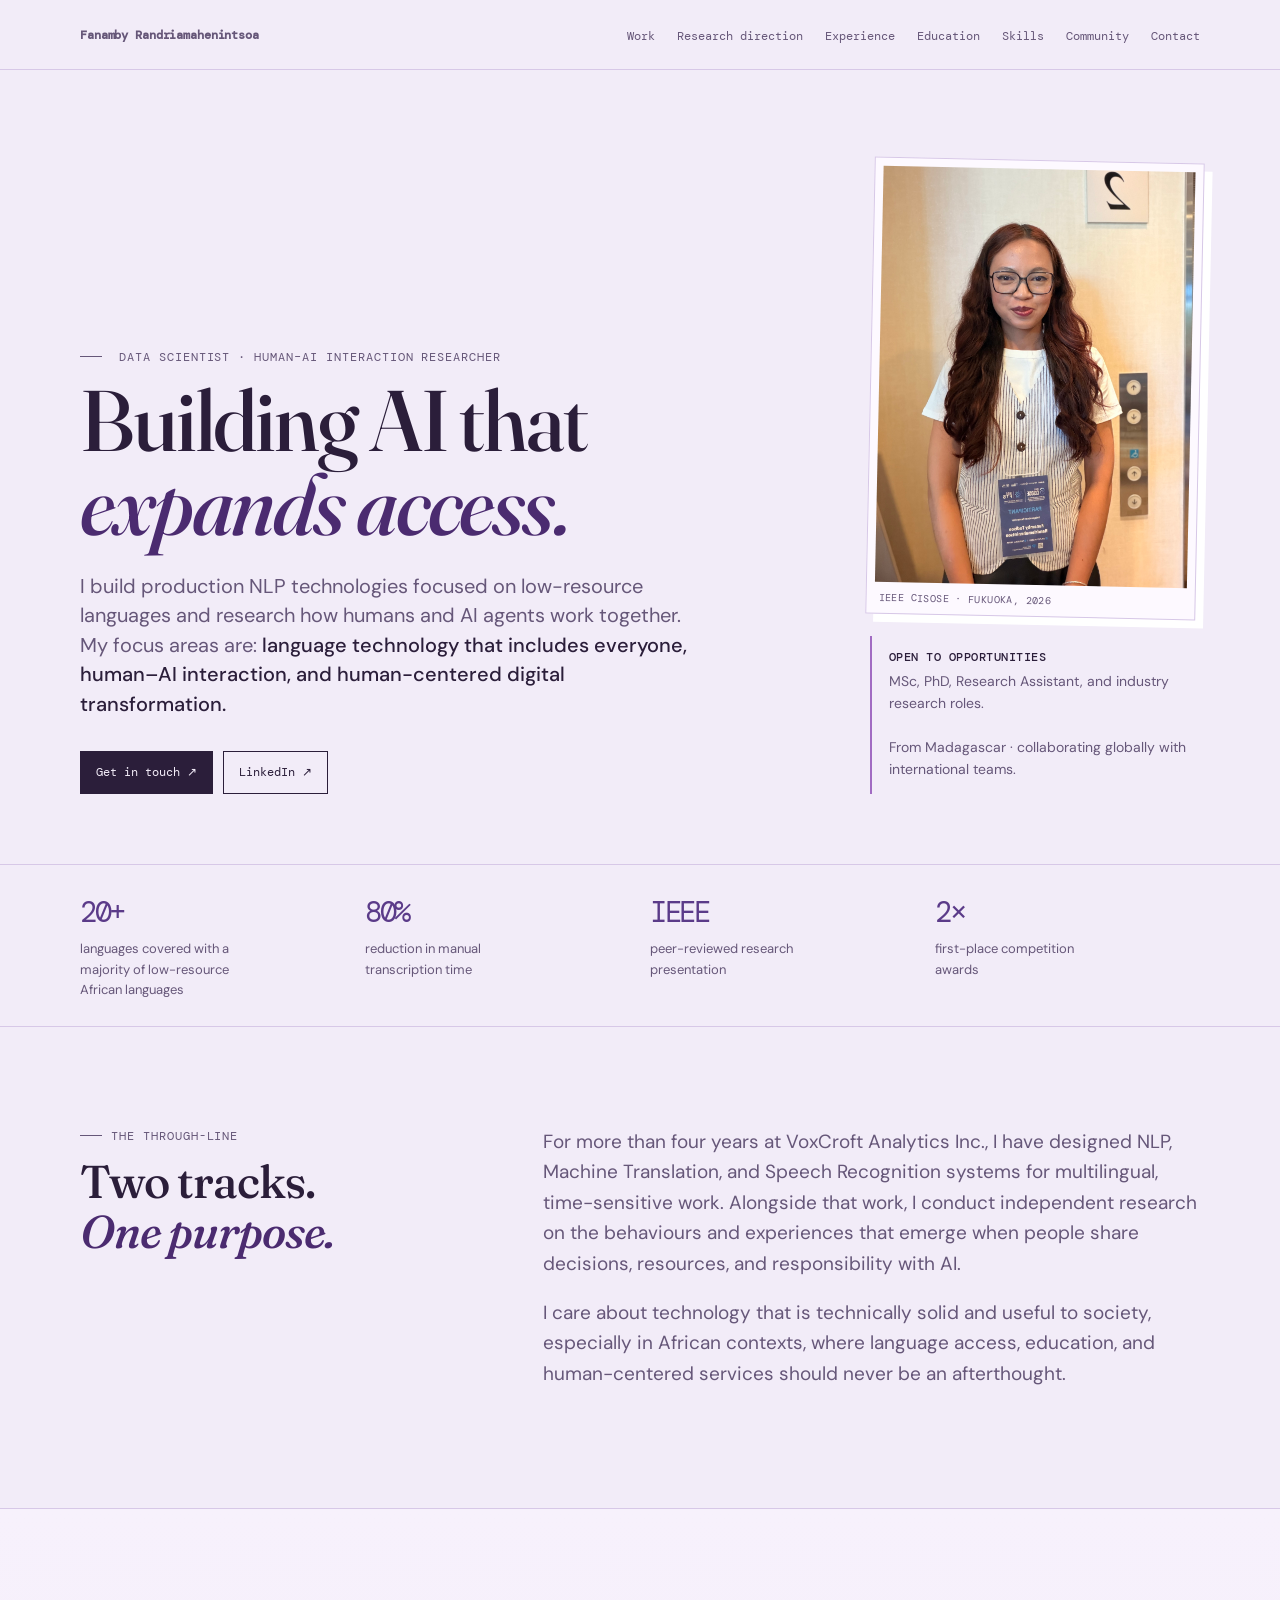
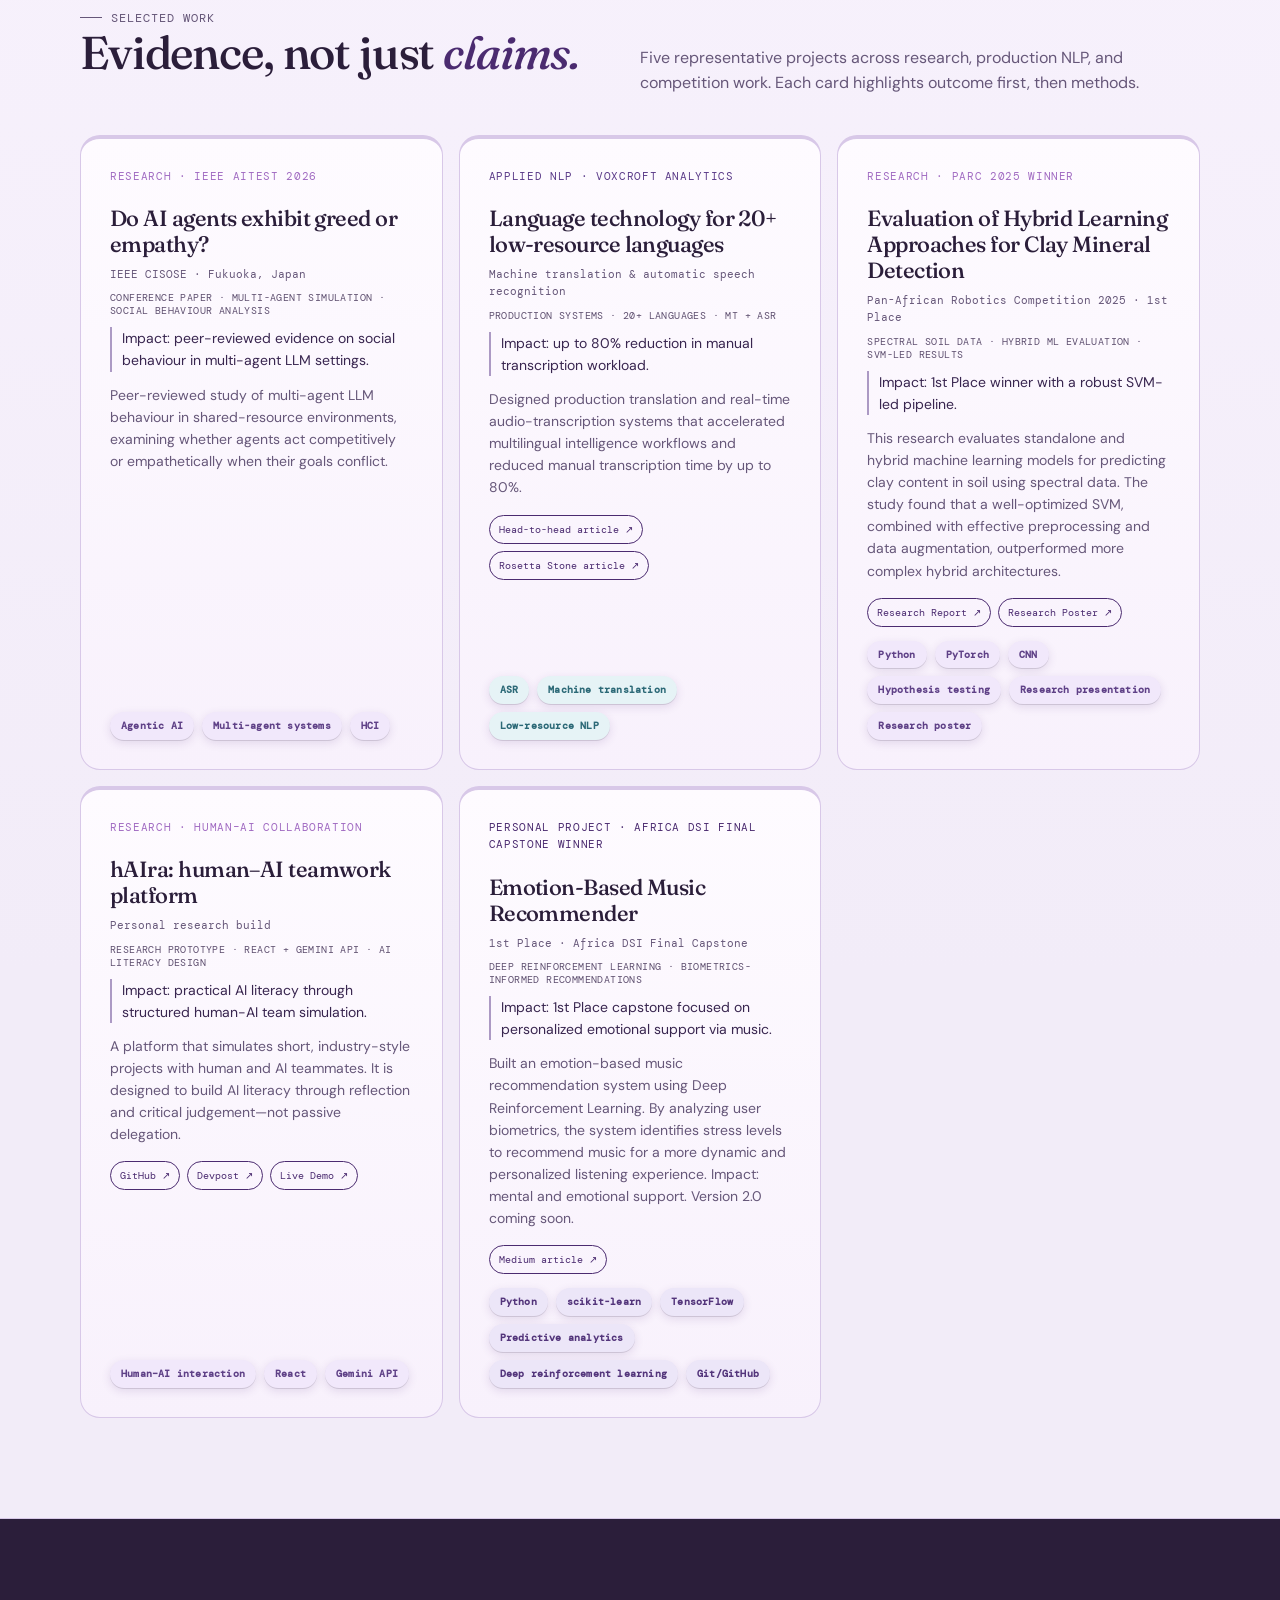
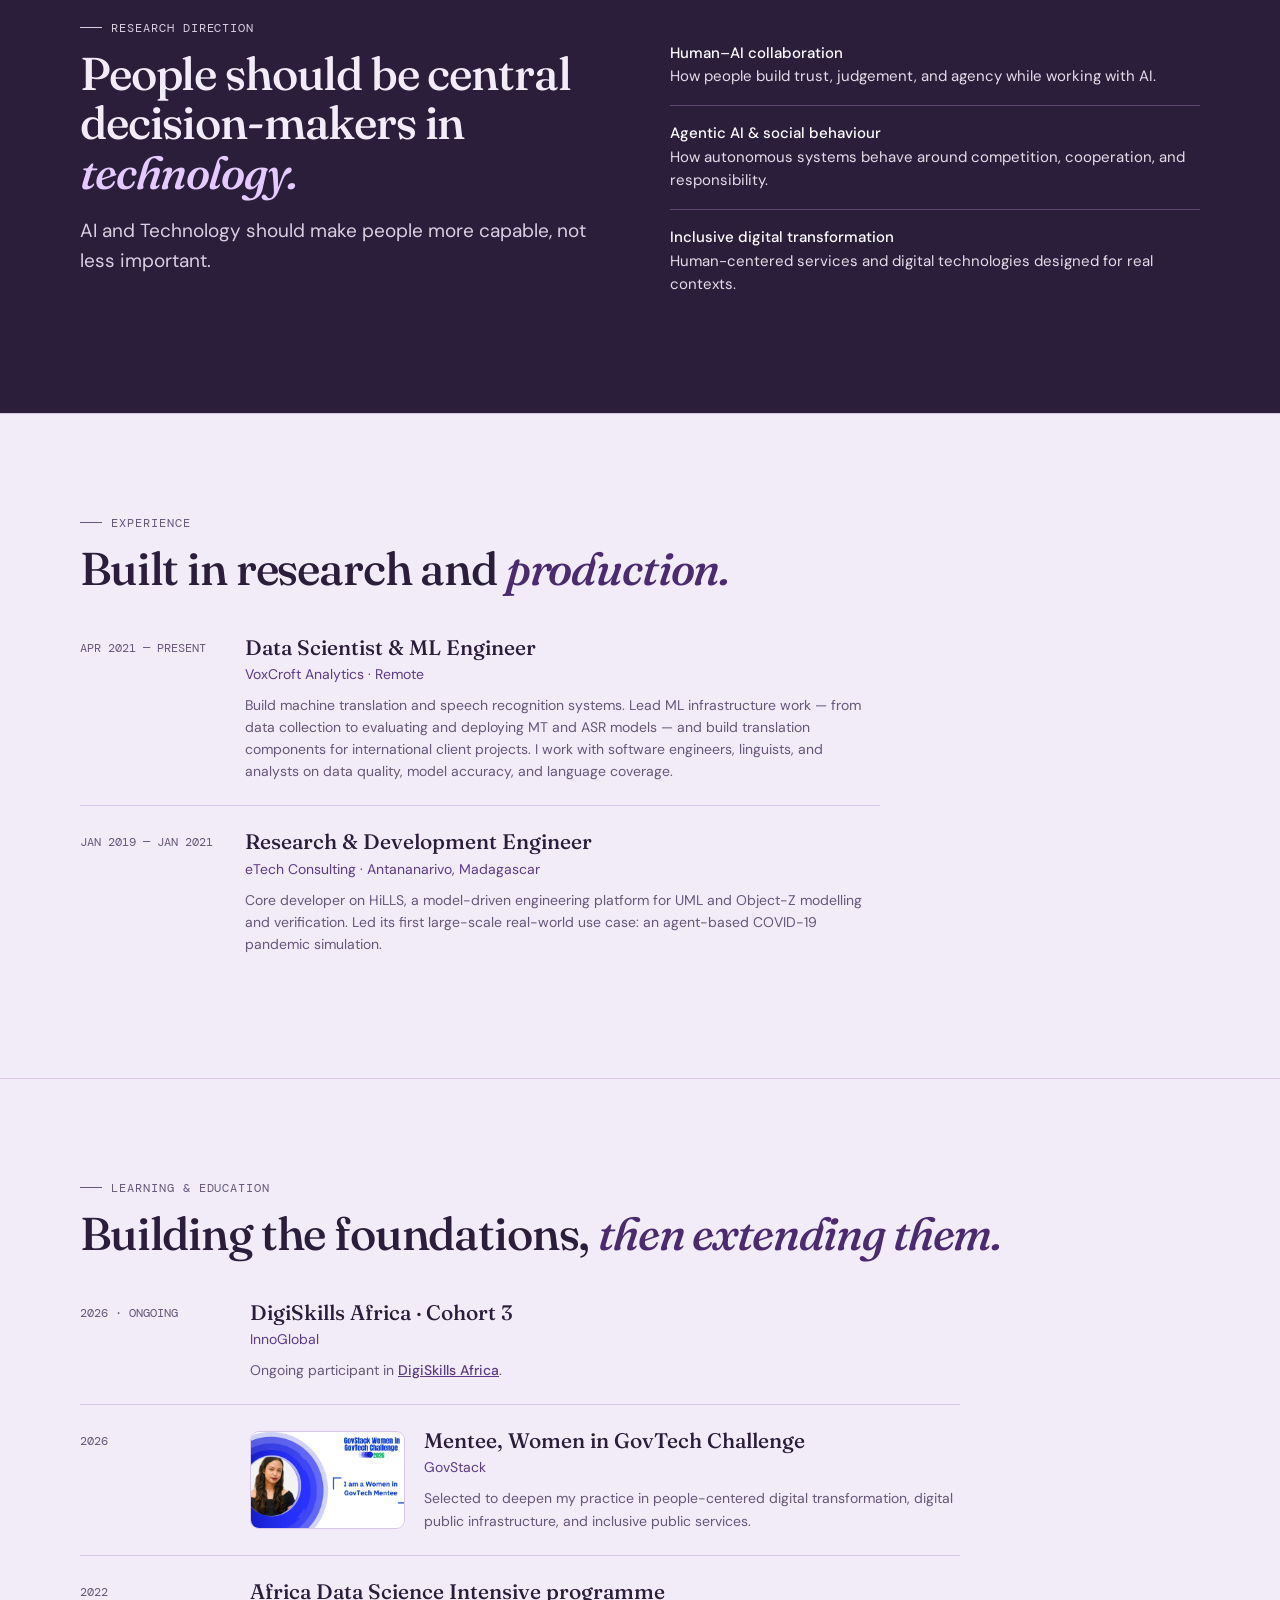
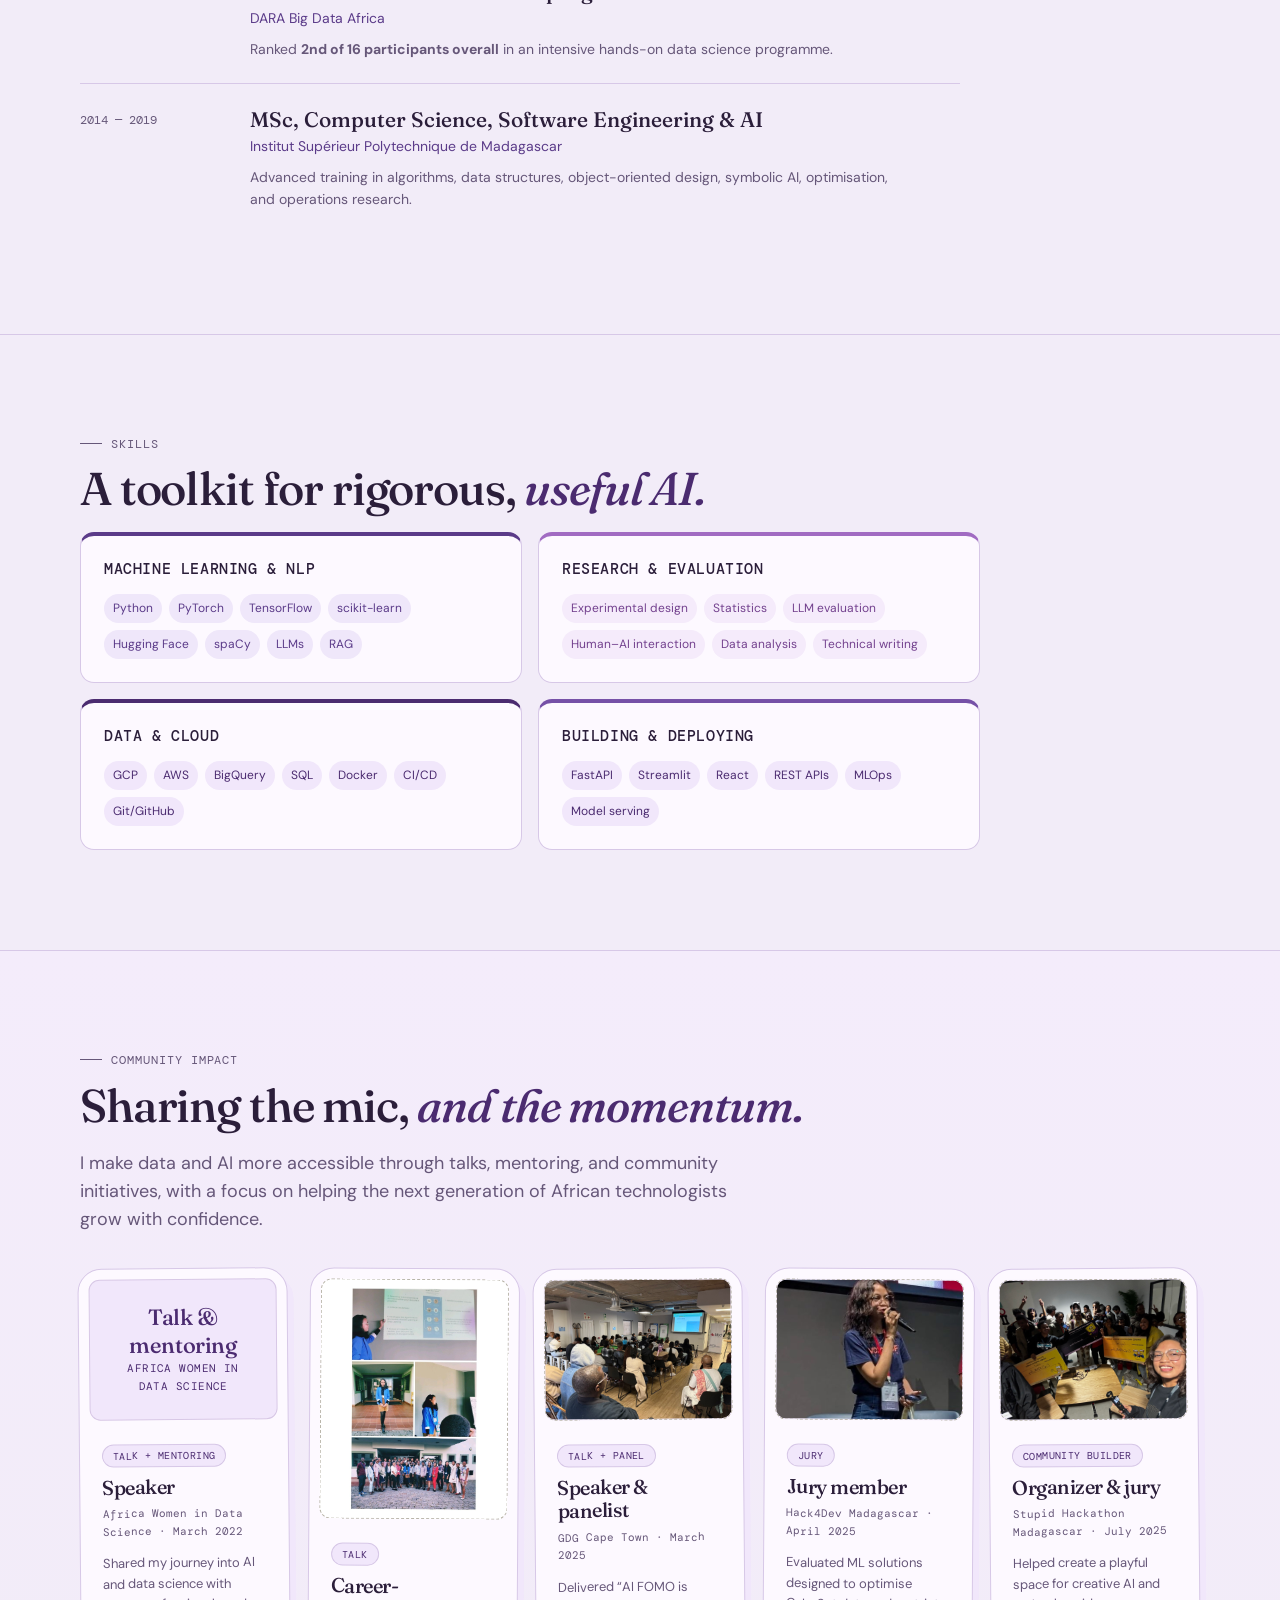
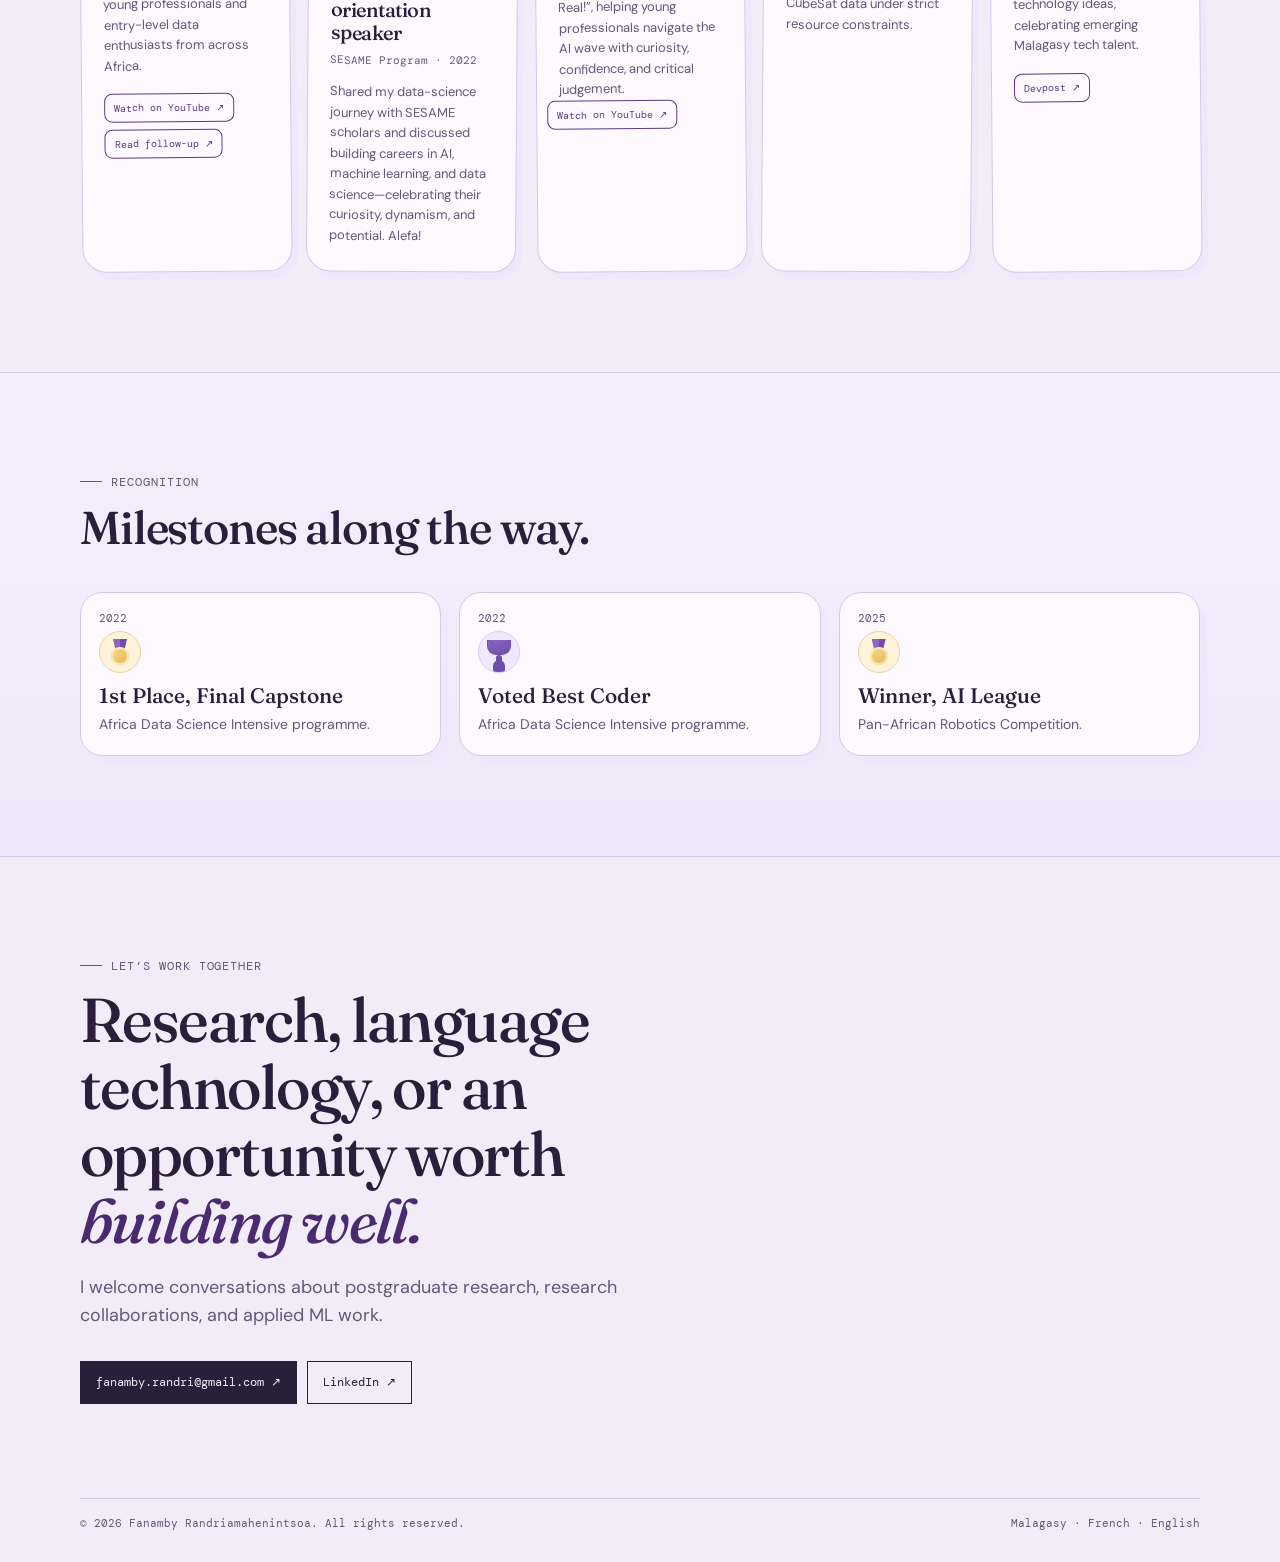
<file: index.html>
<!doctype html>
<html lang="en">
  <head>
    <meta charset="utf-8" />
    <meta name="viewport" content="width=device-width, initial-scale=1" />
    <meta
      name="description"
      content="Fanamby Randriamahenintsoa is a data scientist and human–AI interaction researcher building inclusive language technology."
    />
    <title>
      Fanamby Randriamahenintsoa — Data Scientist &amp; HCI Independent Researcher
    </title>
    <link rel="preconnect" href="https://fonts.googleapis.com" />
    <link rel="preconnect" href="https://fonts.gstatic.com" crossorigin />
    <link
      href="https://fonts.googleapis.com/css2?family=DM+Mono:wght@400;500&family=DM+Sans:opsz,wght@9..40,400;9..40,500;9..40,600&family=Fraunces:opsz,wght@9..144,500;9..144,600&display=swap"
      rel="stylesheet"
    />
    <link rel="stylesheet" href="assets/css/styles.css" />
  </head>
  <body>
    <header>
      <nav class="wrap nav">
        <a class="brand" href="#top">Fanamby Randriamahenintsoa</a>
        <ul>
          <li><a href="#work">Work</a></li>
          <li><a href="#research">Research direction</a></li>
          <li><a href="#experience">Experience</a></li>
          <li><a href="#education">Education</a></li>
          <li><a href="#skills">Skills</a></li>
          <li><a href="#community">Community</a></li>
          <li><a href="#contact">Contact</a></li>
        </ul>
      </nav>
    </header>
    <main id="top">
      <div class="wrap hero">
        <div class="hero-grid">
          <div>
            <p class="eyebrow">
              Data scientist · Human–AI interaction researcher
            </p>
            <h1>Building AI that <em>expands access.</em></h1>
            <p class="hero-copy">
              I build production NLP technologies focused on low-resource
              languages and research how humans and AI agents work together. My
              focus areas are:
              <strong
                >language technology that includes everyone, human–AI
                interaction, and human-centered digital transformation.</strong
              >
            </p>
            <div class="actions">
              <a class="button primary" href="mailto:fanamby.randri@gmail.com"
                >Get in touch ↗</a
              ><a
                class="button secondary"
                href="https://linkedin.com/in/fanamby-randri"
                target="_blank"
                rel="noopener"
                >LinkedIn ↗</a
              >
            </div>
          </div>
          <div class="hero-side">
            <figure class="portrait">
              <img
                src="assets/images/fanamby-hero.jpeg"
                alt="Fanamby Randriamahenintsoa at IEEE CISOSE 2026"
              />
              <figcaption>IEEE CISOSE · Fukuoka, 2026</figcaption>
            </figure>
            <aside class="availability">
              <b>Open to opportunities</b>MSc, PhD, Research Assistant, and
              industry research roles.<br /><br />From Madagascar ·
              collaborating globally with international teams.
            </aside>
          </div>
        </div>
      </div>
      <div class="proof">
        <div class="wrap proof-grid">
          <div>
            <div class="stat-num">20+</div>
            <div class="stat-label">languages covered with a majority of low-resource African languages</div>
          </div>
          <div>
            <div class="stat-num">80%</div>
            <div class="stat-label">reduction in manual transcription time</div>
          </div>
          <div>
            <div class="stat-num">IEEE</div>
            <div class="stat-label">peer-reviewed research presentation</div>
          </div>
          <div>
            <div class="stat-num">2×</div>
            <div class="stat-label">first-place competition awards</div>
          </div>
        </div>
      </div>
      <section>
        <div class="wrap intro">
          <div>
            <p class="eyebrow">The through-line</p>
            <h2>Two tracks.<br /><em>One purpose.</em></h2>
          </div>
          <div>
            <p class="lede">
              For more than four years at VoxCroft Analytics Inc., I have
              designed NLP, Machine Translation, and Speech Recognition systems
              for multilingual, time-sensitive work. Alongside that work, I
              conduct independent research on the behaviours and experiences
              that emerge when people share decisions, resources, and
              responsibility with AI.
            </p>
            <p class="lede">
              I care about technology that is technically solid and useful to
              society, especially in African contexts, where language access,
              education, and human-centered services should never be an
              afterthought.
            </p>
          </div>
        </div>
      </section>
      <section id="work">
        <div class="wrap">
          <div class="section-top">
            <div>
              <p class="eyebrow">Selected work</p>
              <h2>Evidence, not just <em>claims.</em></h2>
            </div>
            <p>
              Five representative projects across research, production NLP, and
              competition work. Each card highlights outcome first, then
              methods.
            </p>
          </div>
          <div class="projects">
            <article class="project research">
              <div class="kicker">Research · IEEE AITest 2026</div>
              <h3>Do AI agents exhibit greed or empathy?</h3>
              <div class="project-meta">IEEE CISOSE · Fukuoka, Japan</div>
              <p class="project-glance">
                Conference paper · Multi-agent simulation · Social behaviour
                analysis
              </p>
              <p class="project-impact">
                Impact: peer-reviewed evidence on social behaviour in
                multi-agent LLM settings.
              </p>
              <p>
                Peer-reviewed study of multi-agent LLM behaviour in
                shared-resource environments, examining whether agents act
                competitively or empathetically when their goals conflict.
              </p>
              <div class="tags">
                <span class="tag">Agentic AI</span
                ><span class="tag">Multi-agent systems</span
                ><span class="tag">HCI</span>
              </div>
            </article>
            <article class="project applied">
              <div class="kicker">Applied NLP · VoxCroft Analytics</div>
              <h3>Language technology for 20+ low-resource languages</h3>
              <div class="project-meta">
                Machine translation &amp; automatic speech recognition
              </div>
              <p class="project-glance">
                Production systems · 20+ languages · MT + ASR
              </p>
              <p class="project-impact">
                Impact: up to 80% reduction in manual transcription workload.
              </p>
              <p>
                Designed production translation and real-time
                audio-transcription systems that accelerated multilingual
                intelligence workflows and reduced manual transcription time by
                up to 80%.
              </p>
              <div class="project-actions">
                <a
                  class="project-link"
                  href="https://www.voxcroft.ai/insights/going-head-to-head-with-the-best-for-machine-translation-of-african-languages/"
                  target="_blank"
                  rel="noopener"
                  >Head-to-head article ↗</a
                >
                <a
                  class="project-link"
                  href="https://www.voxcroft.ai/insights/recreating-the-rosetta-stone-for-machine-translation-of-low-resource-languages/"
                  target="_blank"
                  rel="noopener"
                  >Rosetta Stone article ↗</a
                >
              </div>
              <div class="tags">
                <span class="tag">ASR</span
                ><span class="tag">Machine translation</span
                ><span class="tag">Low-resource NLP</span>
              </div>
            </article>
            <article class="project research">
              <div class="kicker">Research · PARC 2025 winner</div>
              <h3>
                Evaluation of Hybrid Learning Approaches for Clay Mineral
                Detection
              </h3>
              <div class="project-meta">
                Pan-African Robotics Competition 2025 · 1st Place
              </div>
              <p class="project-glance">
                Spectral soil data · Hybrid ML evaluation · SVM-led results
              </p>
              <p class="project-impact">
                Impact: 1st Place winner with a robust SVM-led pipeline.
              </p>
              <p>
                This research evaluates standalone and hybrid machine learning
                models for predicting clay content in soil using spectral data.
                The study found that a well-optimized SVM, combined with
                effective preprocessing and data augmentation, outperformed more
                complex hybrid architectures.
              </p>
              <div class="project-actions">
                <a
                  class="project-link"
                  href="https://drive.google.com/file/d/1XkCEl0pN1hTJQKkqU6wfqDDra-2KCu5r/view"
                  target="_blank"
                  rel="noopener"
                  >Research Report ↗</a
                >
                <a
                  class="project-link"
                  href="https://drive.google.com/file/d/1h6MZu5voGqAWzO4TgIVOhSGS2f0SlzaA/view"
                  target="_blank"
                  rel="noopener"
                  >Research Poster ↗</a
                >
              </div>
              <div class="tags">
                <span class="tag">Python</span><span class="tag">PyTorch</span
                ><span class="tag">CNN</span
                ><span class="tag">Hypothesis testing</span
                ><span class="tag">Research presentation</span
                ><span class="tag">Research poster</span>
              </div>
            </article>
            <article class="project research">
              <div class="kicker">Research · Human–AI collaboration</div>
              <h3>hAIra: human–AI teamwork platform</h3>
              <div class="project-meta">Personal research build</div>
              <p class="project-glance">
                Research prototype · React + Gemini API · AI literacy design
              </p>
              <p class="project-impact">
                Impact: practical AI literacy through structured human-AI team
                simulation.
              </p>
              <p>
                A platform that simulates short, industry-style projects with
                human and AI teammates. It is designed to build AI literacy
                through reflection and critical judgement—not passive
                delegation.
              </p>
              <div class="project-actions">
                <a
                  class="project-link"
                  href="https://github.com/tiaL-ops/hAIra"
                  target="_blank"
                  rel="noopener"
                  >GitHub ↗</a
                >
                <a
                  class="project-link"
                  href="https://devpost.com/software/haira"
                  target="_blank"
                  rel="noopener"
                  >Devpost ↗</a
                >
                <a
                  class="project-link"
                  href="https://haira-prod.web.app/"
                  target="_blank"
                  rel="noopener"
                  >Live Demo ↗</a
                >
              </div>
              <div class="tags">
                <span class="tag">Human–AI interaction</span
                ><span class="tag">React</span
                ><span class="tag">Gemini API</span>
              </div>
            </article>
            <article class="project both">
              <div class="kicker">
                Personal project · Africa DSI Final Capstone winner
              </div>
              <h3>Emotion-Based Music Recommender</h3>
              <div class="project-meta">
                1st Place · Africa DSI Final Capstone
              </div>
              <p class="project-glance">
                Deep reinforcement learning · Biometrics-informed
                recommendations
              </p>
              <p class="project-impact">
                Impact: 1st Place capstone focused on personalized emotional
                support via music.
              </p>
              <p>
                Built an emotion-based music recommendation system using Deep
                Reinforcement Learning. By analyzing user biometrics, the system
                identifies stress levels to recommend music for a more dynamic
                and personalized listening experience. Impact: mental and
                emotional support. Version 2.0 coming soon.
              </p>
              <div class="project-actions">
                <a
                  class="project-link"
                  href="https://medium.com/analytics-vidhya/emotion-based-music-recommendation-system-using-a-deep-reinforcement-learning-approach-6d23a24d3044"
                  target="_blank"
                  rel="noopener"
                  >Medium article ↗</a
                >
              </div>
              <div class="tags">
                <span class="tag">Python</span
                ><span class="tag">scikit-learn</span
                ><span class="tag">TensorFlow</span
                ><span class="tag">Predictive analytics</span
                ><span class="tag">Deep reinforcement learning</span
                ><span class="tag">Git/GitHub</span>
              </div>
            </article>
          </div>
        </div>
      </section>
      <section class="focus" id="research">
        <div class="wrap focus-grid">
          <div>
            <p class="eyebrow">Research direction</p>
            <h2>
              People should be central decision-makers in <em>technology.</em>
            </h2>
            <p class="lede">
              AI and Technology should make people more capable, not less
              important.
            </p>
          </div>
          <ul class="focus-list">
            <li>
              <b>Human–AI collaboration</b><br />How people build trust,
              judgement, and agency while working with AI.
            </li>
            <li>
              <b>Agentic AI &amp; social behaviour</b><br />How autonomous
              systems behave around competition, cooperation, and
              responsibility.
            </li>
            <li>
              <b>Inclusive digital transformation</b><br />Human-centered
              services and digital technologies designed for real contexts.
            </li>
          </ul>
        </div>
      </section>
      <section id="experience">
        <div class="wrap">
          <p class="eyebrow">Experience</p>
          <h2>Built in research and <em>production.</em></h2>
          <div class="timeline">
            <article class="timeline-item">
              <div class="timeline-date">APR 2021 — PRESENT</div>
              <div>
                <div class="role">Data Scientist &amp; ML Engineer</div>
                <div class="org">VoxCroft Analytics · Remote</div>
                <p>
                  Build machine translation and speech recognition systems. Lead
                  ML infrastructure work — from data collection to evaluating and
                  deploying MT and ASR models — and build translation components
                  for international client projects. I work with software
                  engineers, linguists, and analysts on data quality, model
                  accuracy, and language coverage.
                </p>
              </div>
            </article>
            <article class="timeline-item">
              <div class="timeline-date">JAN 2019 — JAN 2021</div>
              <div>
                <div class="role">Research &amp; Development Engineer</div>
                <div class="org">
                  eTech Consulting · Antananarivo, Madagascar
                </div>
                <p>
                  Core developer on HiLLS, a model-driven engineering platform
                  for UML and Object-Z modelling and verification. Led its first
                  large-scale real-world use case: an agent-based COVID-19
                  pandemic simulation.
                </p>
              </div>
            </article>
          </div>
        </div>
      </section>
      <section id="education">
        <div class="wrap">
          <p class="eyebrow">Learning &amp; education</p>
          <h2>Building the foundations, <em>then extending them.</em></h2>
          <div class="learning">
            <article class="learning-item">
              <div class="learning-date">2026 · ONGOING</div>
              <div>
                <div class="learning-title">DigiSkills Africa · Cohort 3</div>
                <div class="learning-org">InnoGlobal</div>
                <p>
                  Ongoing participant in
                  <a
                    href="https://innoglobal.com/digiskills-africa/"
                    target="_blank"
                    rel="noopener"
                    >DigiSkills Africa</a
                  >.
                </p>
              </div>
            </article>
            <article class="learning-item govtech">
              <div class="learning-date">2026</div>
              <div class="learning-detail">
                <div class="learning-media">
                  <img
                    src="assets/images/govstack-wigtc.jpeg"
                    alt="GovStack Women in GovTech Challenge 2026 mentee graphic"
                    loading="lazy"
                  />
                </div>
                <div>
                  <div class="learning-title">
                    Mentee, Women in GovTech Challenge
                  </div>
                  <div class="learning-org">GovStack</div>
                  <p>
                    Selected to deepen my practice in people-centered digital
                    transformation, digital public infrastructure, and inclusive
                    public services.
                  </p>
                </div>
              </div>
            </article>
            <article class="learning-item">
              <div class="learning-date">2022</div>
              <div>
                <div class="learning-title">
                  Africa Data Science Intensive programme
                </div>
                <div class="learning-org">DARA Big Data Africa</div>
                <p>
                  Ranked <strong>2nd of 16 participants overall</strong> in an
                  intensive hands-on data science programme.
                </p>
              </div>
            </article>
            <article class="learning-item">
              <div class="learning-date">2014 — 2019</div>
              <div>
                <div class="learning-title">
                  MSc, Computer Science, Software Engineering &amp; AI
                </div>
                <div class="learning-org">
                  Institut Supérieur Polytechnique de Madagascar
                </div>
                <p>
                  Advanced training in algorithms, data structures,
                  object-oriented design, symbolic AI, optimisation, and
                  operations research.
                </p>
              </div>
            </article>
          </div>
        </div>
      </section>
      <section id="skills">
        <div class="wrap">
          <p class="eyebrow">Skills</p>
          <h2>A toolkit for rigorous, <em>useful AI.</em></h2>
          <div class="skills-grid">
            <article class="skill-group">
              <h3>Machine learning &amp; NLP</h3>
              <div class="skill-tags">
                <span>Python</span><span>PyTorch</span><span>TensorFlow</span
                ><span>scikit-learn</span><span>Hugging Face</span
                ><span>spaCy</span><span>LLMs</span><span>RAG</span>
              </div>
            </article>
            <article class="skill-group">
              <h3>Research &amp; evaluation</h3>
              <div class="skill-tags">
                <span>Experimental design</span><span>Statistics</span
                ><span>LLM evaluation</span><span>Human–AI interaction</span
                ><span>Data analysis</span><span>Technical writing</span>
              </div>
            </article>
            <article class="skill-group">
              <h3>Data &amp; cloud</h3>
              <div class="skill-tags">
                <span>GCP</span><span>AWS</span><span>BigQuery</span
                ><span>SQL</span><span>Docker</span><span>CI/CD</span
                ><span>Git/GitHub</span>
              </div>
            </article>
            <article class="skill-group">
              <h3>Building &amp; deploying</h3>
              <div class="skill-tags">
                <span>FastAPI</span><span>Streamlit</span><span>React</span
                ><span>REST APIs</span><span>MLOps</span
                ><span>Model serving</span>
              </div>
            </article>
          </div>
        </div>
      </section>
      <section id="community">
        <div class="wrap">
          <p class="eyebrow">Community impact</p>
          <h2>Sharing the mic, <em>and the momentum.</em></h2>
          <p class="community-note">
            I make data and AI more accessible through talks, mentoring, and
            community initiatives, with a focus on helping the next generation
            of African technologists grow with confidence.
          </p>
          <div class="community">
            <article class="community-card">
              <div class="community-photo no-photo">
                <span
                  ><strong>Talk &amp; mentoring</strong>Africa Women in Data
                  Science</span
                >
              </div>
              <div class="community-kicker">Talk + mentoring</div>
              <h3>Speaker</h3>
              <div class="project-meta">
                Africa Women in Data Science · March 2022
              </div>
              <p>
                Shared my journey into AI and data science with young
                professionals and entry-level data enthusiasts from across
                Africa.
              </p>
              <div class="card-actions">
                <a
                  class="card-link"
                  href="https://www.youtube.com/watch?v=RV7u-X9ykCE&t=317s"
                  target="_blank"
                  rel="noopener"
                  >Watch on YouTube ↗</a
                ><a
                  class="card-link"
                  href="https://www.darabigdata.com/awds-mentoring"
                  target="_blank"
                  rel="noopener"
                  >Read follow-up ↗</a
                >
              </div>
            </article>
            <article class="community-card sesame">
              <div class="community-photo">
                <img
                  src="assets/images/sesame-program.jpeg"
                  alt="Fanamby delivering a data science career-orientation session for SESAME scholars"
                  loading="lazy"
                />
              </div>
              <div class="community-kicker">Talk</div>
              <h3>Career-orientation speaker</h3>
              <div class="project-meta">SESAME Program · 2022</div>
              <p>
                Shared my data-science journey with SESAME scholars and
                discussed building careers in AI, machine learning, and data
                science—celebrating their curiosity, dynamism, and potential.
                Alefa!
              </p>
            </article>
            <article class="community-card">
              <div class="community-photo">
                <img
                  src="assets/images/gdg-cape-town.jpeg"
                  alt="Audience at the GDG Cape Town Redefine Possible event"
                  loading="lazy"
                />
              </div>
              <div class="community-kicker">Talk + panel</div>
              <h3>Speaker &amp; panelist</h3>
              <div class="project-meta">GDG Cape Town · March 2025</div>
              <p>
                Delivered “AI FOMO is Real!”, helping young professionals
                navigate the AI wave with curiosity, confidence, and critical
                judgement.
              </p>
              <a
                class="card-link"
                href="https://www.youtube.com/watch?v=btdEGep6HwI"
                target="_blank"
                rel="noopener"
                >Watch on YouTube ↗</a
              >
            </article>
            <article class="community-card hack4dev">
              <div class="community-photo">
                <img
                  src="assets/images/hack4dev.jpeg"
                  alt="Fanamby speaking at the Madagascar Data Science Regional Hackathon"
                  loading="lazy"
                />
              </div>
              <div class="community-kicker">Jury</div>
              <h3>Jury member</h3>
              <div class="project-meta">Hack4Dev Madagascar · April 2025</div>
              <p>
                Evaluated ML solutions designed to optimise CubeSat data under
                strict resource constraints.
              </p>
            </article>
            <article class="community-card">
              <div class="community-photo">
                <img
                  src="assets/images/stupid-hackathon.jpeg"
                  alt="Fanamby with participants at Stupid Hackathon Madagascar"
                  loading="lazy"
                />
              </div>
              <div class="community-kicker">Community builder</div>
              <h3>Organizer &amp; jury</h3>
              <div class="project-meta">
                Stupid Hackathon Madagascar · July 2025
              </div>
              <p>
                Helped create a playful space for creative AI and technology
                ideas, celebrating emerging Malagasy tech talent.
              </p>
              <div class="card-actions">
                <a
                  class="card-link"
                  href="https://stupid-hackathon-antananarivo.devpost.com/"
                  target="_blank"
                  rel="noopener"
                  >Devpost ↗</a
                >
              </div>
            </article>
          </div>
        </div>
      </section>
      <section id="recognition">
        <div class="wrap">
          <p class="eyebrow">Recognition</p>
          <h2>Milestones along the way.</h2>
          <div class="awards">
            <article class="award award-gold">
              <div class="award-year">2022</div>
              <div class="award-medal medal-ribbon" aria-hidden="true"></div>
              <b>1st Place, Final Capstone</b>
              <p>Africa Data Science Intensive programme.</p>
            </article>
            <article class="award award-trophy">
              <div class="award-year">2022</div>
              <div class="award-medal medal-cup" aria-hidden="true"></div>
              <b>Voted Best Coder</b>
              <p>Africa Data Science Intensive programme.</p>
            </article>
            <article class="award award-gold">
              <div class="award-year">2025</div>
              <div class="award-medal medal-ribbon" aria-hidden="true"></div>
              <b>Winner, AI League</b>
              <p>Pan-African Robotics Competition.</p>
            </article>
          </div>
        </div>
      </section>
    </main>
    <footer id="contact">
      <div class="wrap">
        <p class="eyebrow">Let’s work together</p>
        <h2>
          Research, language technology, or an opportunity worth
          <em>building well.</em>
        </h2>
        <p>
          I welcome conversations about postgraduate research, research
          collaborations, and applied ML work.
        </p>
        <div class="actions">
          <a class="button primary" href="mailto:fanamby.randri@gmail.com"
            >fanamby.randri@gmail.com ↗</a
          ><a
            class="button secondary"
            href="https://linkedin.com/in/fanamby-randri"
            target="_blank"
            rel="noopener"
            >LinkedIn ↗</a
          >
        </div>
        <div class="footline">
          <span>© 2026 Fanamby Randriamahenintsoa. All rights reserved.</span
          ><span>Malagasy · French · English</span>
        </div>
      </div>
    </footer>
    <script src="assets/js/main.js"></script>
  </body>
</html>
</file>
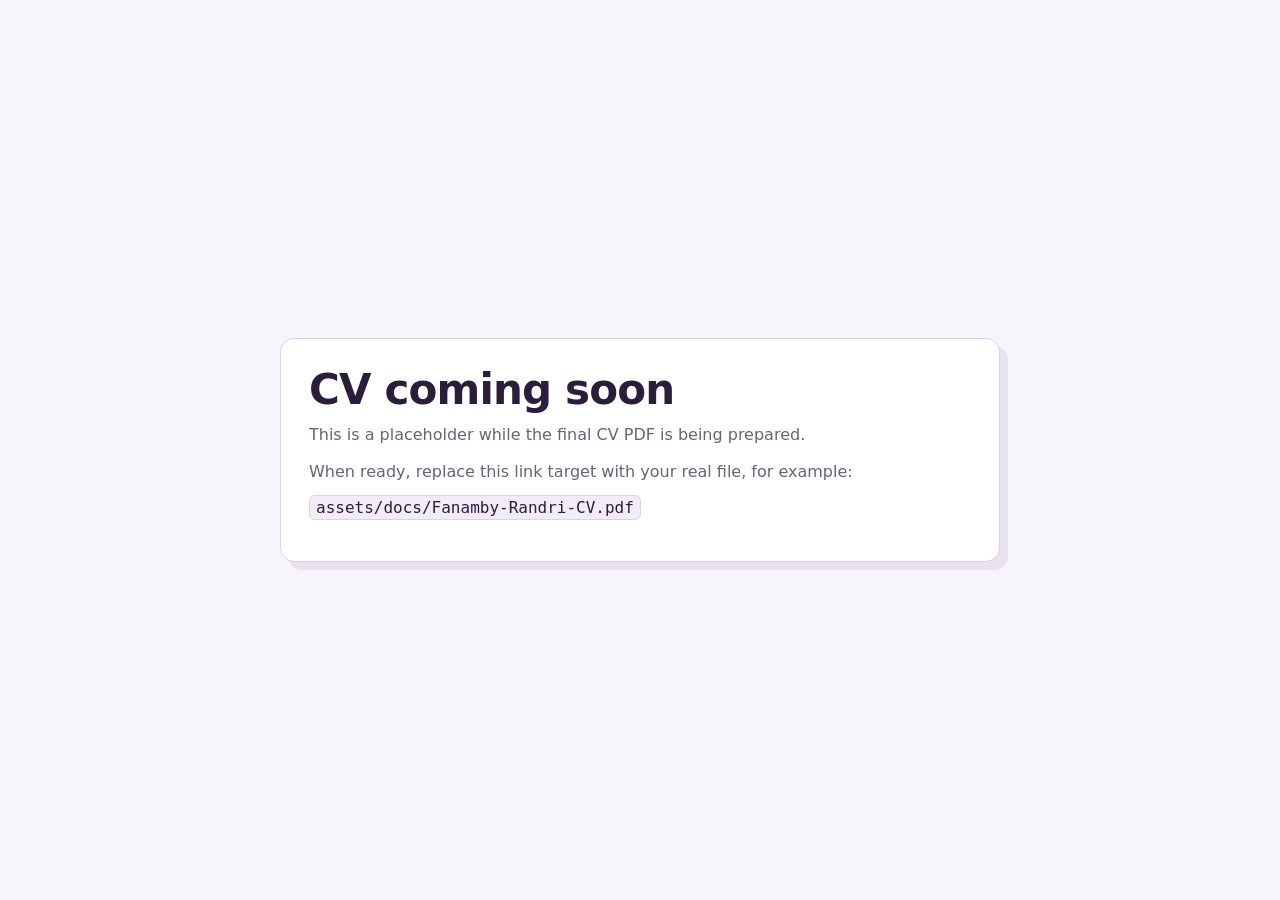
<file: assets/docs/cv-placeholder.html>
<!doctype html>
<html lang="en">
<head>
  <meta charset="utf-8">
  <meta name="viewport" content="width=device-width, initial-scale=1">
  <title>CV Placeholder</title>
  <style>
    :root {
      --bg: #f7f4fb;
      --card: #ffffff;
      --ink: #2b1e3a;
      --muted: #6d6077;
      --line: #dcd2e5;
    }

    * { box-sizing: border-box; }

    body {
      margin: 0;
      min-height: 100vh;
      display: grid;
      place-items: center;
      background: var(--bg);
      color: var(--ink);
      font: 16px/1.55 "DM Sans", system-ui, sans-serif;
      padding: 24px;
    }

    .card {
      width: min(100%, 720px);
      background: var(--card);
      border: 1px solid var(--line);
      border-radius: 14px;
      padding: 28px;
      box-shadow: 8px 8px 0 rgba(67, 36, 96, 0.08);
    }

    h1 {
      margin: 0 0 10px;
      font-size: clamp(28px, 4vw, 42px);
      line-height: 1.1;
      letter-spacing: -0.02em;
    }

    p {
      margin: 0 0 12px;
      color: var(--muted);
    }

    code {
      background: #f1ecf8;
      border: 1px solid var(--line);
      border-radius: 6px;
      padding: 2px 6px;
      color: var(--ink);
    }
  </style>
</head>
<body>
  <main class="card">
    <h1>CV coming soon</h1>
    <p>This is a placeholder while the final CV PDF is being prepared.</p>
    <p>When ready, replace this link target with your real file, for example:</p>
    <p><code>assets/docs/Fanamby-Randri-CV.pdf</code></p>
  </main>
</body>
</html>
</file>
<file: assets/css/styles.css>
:root{--paper:#f2ecf8;--surface:#fdf9ff;--ink:#2b1e3a;--muted:#665779;--line:#d7c8e7;--teal:#5b3b89;--teal-pale:#efe7fa;--ochre:#a16bc2;--ochre-pale:#f5ebfb;--plum:#4b2b70;--plum-pale:#f1e7fb;--max:1120px}
    *{box-sizing:border-box} html{scroll-behavior:smooth} body{margin:0;background:var(--paper);color:var(--ink);font:16px/1.58 "DM Sans",sans-serif;-webkit-font-smoothing:antialiased} a{color:inherit} .wrap{width:min(calc(100% - 40px),var(--max));margin:auto}
    .mono,.eyebrow,.nav a,.tag,.kicker,.stat-num,.project-meta,.button{font-family:"DM Mono",monospace}.eyebrow{margin:0 0 11px;color:var(--muted);font-size:12px;letter-spacing:.08em;text-transform:uppercase}.eyebrow::before{content:"";display:inline-block;width:22px;height:1px;margin:0 9px 4px 0;background:currentColor}
    h1,h2,h3,p{margin-top:0} h1,h2,h3{font-family:Fraunces,serif;font-weight:500;letter-spacing:-.025em} h1{font-size:clamp(45px,7.1vw,86px);line-height:.98;max-width:11ch;margin-bottom:25px} h2{font-size:clamp(31px,4vw,46px);line-height:1.08;margin-bottom:18px} h3{font-size:22px;line-height:1.18;margin-bottom:8px} em{color:var(--plum)}
    header{position:sticky;top:0;z-index:5;background:color-mix(in srgb,var(--paper) 91%,transparent);backdrop-filter:blur(12px);border-bottom:1px solid var(--line)} .nav{height:69px;display:flex;align-items:center;justify-content:space-between}.brand{font:600 22px Fraunces,serif;text-decoration:none;letter-spacing:-.01em}.nav ul{display:flex;gap:22px;list-style:none;margin:0;padding:0}.nav a{font-size:12px;text-decoration:none;color:var(--muted)}.nav a:hover{color:var(--ink)}
    .hero{padding:90px 0 70px;position:relative}.hero-grid{display:grid;grid-template-columns:1.45fr .7fr;gap:56px;align-items:end}.hero-copy{font-size:20px;line-height:1.48;color:var(--muted);max-width:610px}.hero-copy strong{color:var(--ink);font-weight:500}.hero-side{max-width:330px;justify-self:end}.portrait{margin:0 0 19px;padding:8px;background:var(--surface);border:1px solid var(--line);box-shadow:8px 8px 0 #ffffff;transform:rotate(1.2deg)}.portrait img{display:block;width:100%;aspect-ratio:3/4;object-fit:cover;object-position:center 34%}.portrait figcaption{padding:9px 4px 1px;color:var(--muted);font:10px "DM Mono",monospace;letter-spacing:.04em;text-transform:uppercase}.actions{display:flex;flex-wrap:wrap;gap:10px;margin-top:31px}.button{display:inline-flex;align-items:center;gap:7px;border:1px solid var(--ink);padding:11px 15px;font-size:12px;text-decoration:none;transition:.18s ease}.button:hover{transform:translateY(-2px);box-shadow:4px 4px 0 var(--ink)}.button.primary{background:var(--ink);color:var(--paper)}.button.secondary{background:transparent}.availability{border-left:2px solid var(--ochre);padding:13px 0 13px 17px;color:var(--muted);font-size:14px}.availability b{display:block;color:var(--ink);font:500 12px "DM Mono",monospace;letter-spacing:.04em;text-transform:uppercase;margin-bottom:5px}
    .proof{border-top:1px solid var(--line);border-bottom:1px solid var(--line);padding:25px 0}.proof-grid{display:grid;grid-template-columns:repeat(4,1fr);gap:20px}.stat-num{font-size:29px;color:var(--teal);letter-spacing:-.08em}.stat-label{font-size:13px;color:var(--muted);margin-top:4px;max-width:20ch}
    .current{padding:27px 0;border-bottom:1px solid var(--line)}.current-grid{display:grid;grid-template-columns:150px 1fr;gap:27px;align-items:start}.current-label{font:11px "DM Mono",monospace;letter-spacing:.08em;text-transform:uppercase;color:var(--muted);padding-top:4px}.current-item{border-left:3px solid var(--ochre);padding:0 0 1px 17px}.current-item b{display:block;font:500 19px Fraunces,serif;margin-bottom:4px}.current-item p{margin:0;color:var(--muted);font-size:14px}
    section{padding:100px 0;border-bottom:1px solid var(--line)}.intro{display:grid;grid-template-columns:.76fr 1.25fr;gap:64px}.lede{font-size:19px;line-height:1.6;color:var(--muted);max-width:670px}.lede strong{color:var(--ink);font-weight:500}
    .section-top{display:flex;justify-content:space-between;align-items:end;gap:30px;margin-bottom:39px}.section-top p{max-width:560px;color:var(--muted);margin-bottom:0}.projects{display:grid;grid-template-columns:repeat(2,1fr);gap:16px}.project{background:var(--surface);border:1px solid var(--line);padding:29px;min-height:286px;display:flex;flex-direction:column;transition:transform .2s,box-shadow .2s}.project:hover{transform:translateY(-4px);box-shadow:8px 8px 0 rgba(75,43,112,.16)}.project.research{border-top:4px solid var(--ochre)}.project.applied{border-top:4px solid var(--teal)}.project.both{border-top:4px solid var(--plum)}.kicker{font-size:11px;color:var(--ochre);letter-spacing:.06em;text-transform:uppercase;margin-bottom:21px}.applied .kicker{color:var(--teal)}.both .kicker{color:var(--plum)}.project-meta{font-size:11px;color:var(--muted);margin-bottom:13px}.project-media{margin:-2px 0 14px;border:1px solid var(--line);border-radius:10px;overflow:hidden}.project-media img{display:block;width:100%;aspect-ratio:16/10;object-fit:cover}.project p{font-size:14px;color:var(--muted);margin-bottom:20px}.project-actions{display:flex;flex-wrap:wrap;gap:7px;margin:-4px 0 14px}.project-link{display:inline-flex;padding:7px 9px;border:1px solid var(--plum);border-radius:8px;color:var(--plum);font:10px "DM Mono",monospace;text-decoration:none;transition:.18s ease}.project-link:hover{background:var(--plum);color:var(--surface);transform:translateY(-1px)}.tags{margin-top:auto;display:flex;gap:6px;flex-wrap:wrap}.tag{border:1px solid var(--line);padding:4px 7px;border-radius:20px;font-size:10px;color:var(--muted)}
    .focus{background:var(--ink);color:var(--paper)}.focus em{color:#e4caff}.focus .eyebrow,.focus .lede{color:#dacfe1}.focus .eyebrow::before{background:#dacfe1}.focus-grid{display:grid;grid-template-columns:1fr 1fr;gap:60px}.focus-list{list-style:none;padding:0;margin:7px 0 0}.focus-list li{padding:16px 0;border-top:1px solid #60496f;font-size:15px;color:#e5dce9}.focus-list li b{color:#fff;font-weight:500}.focus-list li:first-child{border-top:0}
    .timeline{max-width:800px}.timeline-item{display:grid;grid-template-columns:140px 1fr;gap:25px;padding:23px 0;border-top:1px solid var(--line)}.timeline-item:first-child{border-top:0}.timeline-date{font:12px "DM Mono",monospace;color:var(--muted);padding-top:5px}.role{font:500 21px Fraunces,serif;line-height:1.2}.org{font-size:14px;color:var(--teal);margin:3px 0 9px}.timeline-item p{font-size:14px;color:var(--muted);margin-bottom:0;max-width:640px}
    .learning{max-width:880px}.learning-item{display:grid;grid-template-columns:145px 1fr;gap:25px;padding:23px 0;border-top:1px solid var(--line)}.learning-item:first-child{border-top:0}.learning-date{font:12px "DM Mono",monospace;color:var(--muted);padding-top:5px}.learning-title{font:500 21px Fraunces,serif;line-height:1.2}.learning-org{font-size:14px;color:var(--teal);margin:3px 0 9px}.learning-item p{font-size:14px;color:var(--muted);margin:0;max-width:650px}.learning-item a{color:var(--teal);font-weight:500}.learning-item.govtech .learning-detail{display:grid;grid-template-columns:155px 1fr;gap:19px;align-items:center}.learning-media{border:1px solid var(--line);border-radius:9px;overflow:hidden}.learning-media img{display:block;width:100%;aspect-ratio:16/10;object-fit:cover}
    .skills-grid{display:grid;grid-template-columns:repeat(2,1fr);gap:16px;max-width:900px}.skill-group{background:var(--surface);border:1px solid var(--line);border-top:4px solid var(--teal);border-radius:14px;padding:23px}.skill-group:nth-child(2){border-top-color:var(--ochre)}.skill-group:nth-child(3){border-top-color:var(--plum)}.skill-group:nth-child(4){border-top-color:#7651a7}.skill-group h3{font:500 15px "DM Mono",monospace;letter-spacing:.04em;text-transform:uppercase;color:var(--ink);margin:0 0 15px}.skill-tags{display:flex;flex-wrap:wrap;gap:7px}.skill-tags span{border-radius:99px;background:var(--teal-pale);padding:5px 9px;color:var(--teal);font-size:12px}.skill-group:nth-child(2) .skill-tags span{background:var(--ochre-pale);color:#73418e}.skill-group:nth-child(3) .skill-tags span,.skill-group:nth-child(4) .skill-tags span{background:var(--plum-pale);color:var(--plum)}
    .roadmap{position:relative;max-width:860px;margin-top:36px}.roadmap::before{content:"";position:absolute;top:7px;bottom:7px;left:88px;width:1px;background:var(--line)}.roadmap-item{position:relative;display:grid;grid-template-columns:68px 1fr;gap:28px;padding:0 0 31px}.roadmap-item:last-child{padding-bottom:0}.roadmap-date{font:11px "DM Mono",monospace;color:var(--muted);text-align:right;padding-top:4px}.roadmap-content{position:relative;background:var(--surface);border:1px solid var(--line);border-radius:13px;padding:17px 19px}.roadmap-content::before{content:"";position:absolute;width:10px;height:10px;border-radius:50%;left:-34px;top:20px;background:var(--ochre);border:3px solid var(--paper)}.roadmap-content b{display:block;font:500 20px Fraunces,serif;line-height:1.15;margin-bottom:5px}.roadmap-content p{color:var(--muted);font-size:14px;margin:0}.roadmap-content a{color:var(--teal);font-weight:500}.roadmap-item.govstack .roadmap-content{display:grid;grid-template-columns:170px 1fr;gap:18px;align-items:center}.roadmap-media{border-radius:8px;overflow:hidden}.roadmap-media img{display:block;width:100%;aspect-ratio:16/10;object-fit:cover}.roadmap-item.current .roadmap-content::before{background:var(--teal)}
    .awards{position:relative;display:grid;grid-template-columns:repeat(3,1fr);gap:30px;margin-top:39px}.awards::before{content:"";position:absolute;top:11px;left:8%;right:8%;height:1px;background:var(--line)}.award{position:relative;padding-top:33px}.award::before{content:"";position:absolute;z-index:1;top:4px;left:0;width:14px;height:14px;border-radius:50%;background:var(--ochre);border:3px solid var(--paper)}.award-year{font:11px "DM Mono",monospace;color:var(--muted);margin-bottom:7px}.award b{display:block;font:500 21px Fraunces,serif;line-height:1.15;margin-bottom:7px}.award p{font-size:14px;color:var(--muted);margin:0;max-width:29ch}
    .community-note{max-width:570px;color:var(--muted);font-size:18px;margin-bottom:34px}.community{display:grid;grid-template-columns:repeat(5,1fr);gap:18px}.community-card{background:var(--surface);border:1px solid var(--line);border-radius:18px;padding:10px 10px 25px;overflow:hidden;box-shadow:6px 7px 0 var(--plum-pale);transition:transform .2s ease,box-shadow .2s ease}.community-card:hover{transform:translateY(-4px);box-shadow:10px 11px 0 var(--plum-pale)}.community-photo{aspect-ratio:4/3;background:linear-gradient(135deg,var(--teal-pale),var(--ochre-pale));border:1px dashed #b9b5a9;border-radius:11px;display:flex;align-items:center;justify-content:center;color:var(--muted);font:11px "DM Mono",monospace;letter-spacing:.04em;text-transform:uppercase;margin-bottom:21px;overflow:hidden}.community-photo.no-photo{background:var(--plum-pale);border-style:solid;border-color:#d8c8e6;color:var(--plum);text-align:center;line-height:1.7;padding:20px}.community-photo.no-photo strong{display:block;font:500 22px Fraunces,serif;letter-spacing:-.02em;text-transform:none}.community-photo img{width:100%;height:100%;object-fit:cover;display:block}.community-card.hack4dev .community-photo img{object-position:center 29%}.community-card.sesame .community-photo{aspect-ratio:auto;height:240px;background:#fff}.community-card.sesame .community-photo img{object-fit:contain;object-position:center}.community-card h3{padding:0 12px;margin-bottom:7px;font-size:20px}.community-card .project-meta,.community-card p{padding:0 12px}.community-card p{font-size:13px;color:var(--muted);margin-bottom:0}.card-actions{display:flex;flex-wrap:wrap;gap:7px;margin:17px 12px 0}.card-link{display:inline-flex;padding:7px 9px;border:1px solid var(--teal);border-radius:8px;color:var(--teal);font:10px "DM Mono",monospace;text-decoration:none;transition:.18s ease}.card-link:hover{background:var(--teal);color:var(--surface);transform:translateY(-1px)}
    footer{padding:100px 0 32px}footer h2{max-width:650px;font-size:clamp(35px,5vw,62px)}footer>div>p{font-size:18px;color:var(--muted);max-width:540px}.footline{margin-top:94px;padding-top:17px;border-top:1px solid var(--line);display:flex;justify-content:space-between;gap:20px;flex-wrap:wrap;color:var(--muted);font:11px "DM Mono",monospace}
    @media(max-width:760px){.wrap{width:min(calc(100% - 32px),var(--max))}.nav ul{display:none}.hero{padding:62px 0}.hero-grid,.intro,.focus-grid,.current-grid{grid-template-columns:1fr;gap:12px}.hero-copy{font-size:18px}.hero-side{max-width:260px;justify-self:start;margin-top:20px}.proof-grid{grid-template-columns:1fr 1fr;gap:25px 14px}section{padding:67px 0}.section-top{display:block;margin-bottom:27px}.projects,.community,.skills-grid,.awards{grid-template-columns:1fr}.project{min-height:0}.timeline-item,.learning-item{grid-template-columns:1fr;gap:6px}.learning-item.govtech .learning-detail{grid-template-columns:1fr}.roadmap::before{left:54px}.roadmap-item{grid-template-columns:40px 1fr;gap:20px}.roadmap-item.govstack .roadmap-content{grid-template-columns:1fr}.roadmap-content::before{left:-28px}.awards{gap:26px}.awards::before{top:0;bottom:0;left:7px;right:auto;width:1px;height:auto}.award{padding:0 0 0 31px}.award::before{top:0;left:0}.availability{max-width:440px}footer{padding-top:70px}.footline{margin-top:65px}}
    @media(prefers-reduced-motion:no-preference){.hero>*{animation:arrive .65s both}.proof{animation:arrive .65s .12s both}@keyframes arrive{from{opacity:0;transform:translateY(14px)}to{opacity:1;transform:none}}}

    #work{background:linear-gradient(180deg,#f7f1fc 0%,var(--paper) 66%)}
    #work .projects{max-width:none;margin-inline:0}
    @media (min-width: 761px){#work .projects{grid-template-columns:repeat(3,minmax(0,1fr))}}
    #work .project{border-radius:20px;background:linear-gradient(180deg,#fefbff 0%,#f8f1fc 100%);border-color:#d8c8e8}
    #work .project-link,#work .tag{border-radius:999px}
    #work .project-meta{margin-bottom:8px}
    #work .project-glance{margin:0 0 10px;font:10px "DM Mono",monospace;letter-spacing:.04em;text-transform:uppercase;color:#5f5070}
    #work .project-impact{border-left:2px solid rgba(91,59,137,.5);padding-left:10px;margin-bottom:12px;color:#38254f}
    #work .project p{max-width:54ch}
    #work .tags{gap:8px}
    #work .tag{border:0;padding:6px 11px;font-size:10px;font-weight:600;letter-spacing:.02em;box-shadow:0 1px 0 rgba(43,30,58,.14),0 3px 10px rgba(86,52,128,.14);transition:transform .18s ease,box-shadow .18s ease}
    #work .project.research .tag{background:#f1e8fb;color:#5f4187}
    #work .project.applied .tag{background:#e6f3f6;color:#2c6977}
    #work .project.both .tag{background:#ece6f8;color:#53357b}
    #work .tag:hover{transform:translateY(-1px);box-shadow:0 2px 0 rgba(43,30,58,.16),0 6px 14px rgba(86,52,128,.2)}

    #community{position:relative;background:linear-gradient(180deg,#f4ecfb 0%,var(--paper) 72%)}
    #community .community-note{max-width:670px}
    #community .community-card{position:relative;border-radius:24px}
    #community .community-card:nth-child(odd){transform:rotate(-.5deg)}
    #community .community-card:nth-child(even){transform:rotate(.4deg)}
    #community .community-card:hover{transform:translateY(-5px) rotate(0);box-shadow:12px 12px 0 var(--plum-pale)}
    #community .community-kicker{display:inline-flex;align-items:center;margin:0 12px 8px;padding:4px 10px;border:1px solid var(--line);border-radius:999px;background:var(--plum-pale);color:var(--plum);font:10px "DM Mono",monospace;letter-spacing:.04em;text-transform:uppercase}

    #recognition{background:linear-gradient(180deg,#f6eefc 0%,#f1e7fa 100%)}
    #recognition .awards::before{display:none}
    #recognition .awards{gap:18px}
    #recognition .award{padding:18px 18px 20px;border:1px solid var(--line);border-radius:22px;background:var(--surface);box-shadow:7px 8px 0 var(--plum-pale);transition:transform .2s ease,box-shadow .2s ease}
    #recognition .award::before{display:none}
    #recognition .award:hover{transform:translateY(-4px);box-shadow:10px 11px 0 var(--plum-pale)}
    #recognition .award-year{margin-bottom:6px}
    #recognition .award-medal{position:relative;width:42px;height:42px;margin:0 0 10px;border-radius:50%;background:#fff3d9;border:1px solid #ead1a0;overflow:hidden}
    #recognition .award-trophy .award-medal{background:#efe9ff;border-color:#d8cbff}
    #recognition .medal-ribbon::before{content:"";position:absolute;top:7px;left:50%;width:14px;height:11px;transform:translateX(-50%);background:linear-gradient(90deg,#8a68c0 0 50%,#6f4da8 50% 100%);clip-path:polygon(0 0,100% 0,82% 100%,18% 100%)}
    #recognition .medal-ribbon::after{content:"";position:absolute;left:50%;bottom:7px;width:18px;height:18px;transform:translateX(-50%);border-radius:50%;background:linear-gradient(145deg,#f7dc8f,#e5b455);box-shadow:inset 0 0 0 2px #f9e8b6}
    #recognition .medal-cup::before{content:"";position:absolute;left:50%;top:8px;width:22px;height:14px;transform:translateX(-50%);background:radial-gradient(circle at 0 45%,transparent 5px,#7a58b7 5px 6px,transparent 6px),radial-gradient(circle at 100% 45%,transparent 5px,#7a58b7 5px 6px,transparent 6px),linear-gradient(160deg,#8b68c4,#6e4fab);border:1px solid #6f4da8;border-top:0;border-radius:0 0 9px 9px}
    #recognition .medal-cup::after{content:"";position:absolute;left:50%;top:23px;width:6px;height:9px;transform:translateX(-50%);background:#6f4da8;border-radius:3px;box-shadow:0 8px 0 3px #6f4da8}
    #recognition .award b{margin-bottom:6px}

        @media (max-width: 760px) {
            .nav {
                height: auto;
                flex-direction: column;
                align-items: flex-start;
                gap: 10px;
                padding: 12px 0;
            }

            .nav ul {
                display: flex;
                flex-wrap: nowrap;
                gap: 12px;
                overflow-x: auto;
                max-width: 100%;
                padding-bottom: 4px;
            }

            .nav ul li {
                flex: 0 0 auto;
            }

            #community .community-card,
            #community .community-card:hover {
                transform: none;
            }

            #recognition .award,
            #recognition .award:hover {
                transform: none;
            }
        }
</file>
